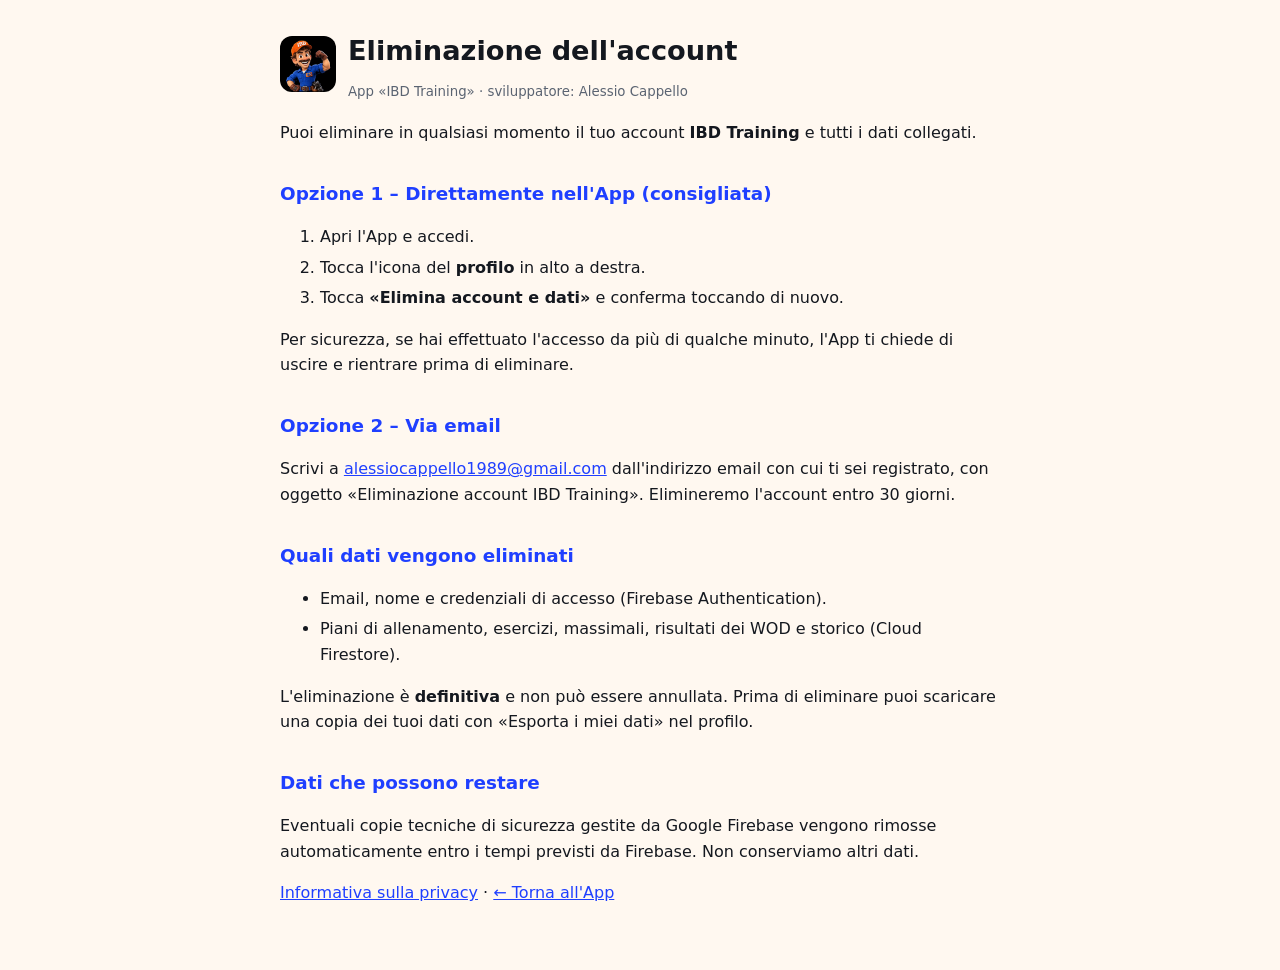
<file: elimina-account.html>
<!doctype html>
<html lang="it"><head><meta charset="utf-8"><meta name="viewport" content="width=device-width,initial-scale=1"><title>Eliminazione account · IBD Training</title><meta name="robots" content="index,follow">
<style>:root{color-scheme:light}body{font-family:system-ui,-apple-system,Segoe UI,Roboto,sans-serif;max-width:720px;margin:0 auto;padding:24px 18px 48px;line-height:1.6;color:#14181f;background:#fff8f0}h1{font-size:1.7rem;margin:.2em 0}h2{font-size:1.15rem;margin:1.8em 0 .4em;color:#1f3fff}a{color:#1f3fff}li{margin:.3em 0}.box{background:#fff;border:2px solid #ffd7b0;border-radius:14px;padding:14px 16px;margin:14px 0}.top{display:flex;align-items:center;gap:12px}.top img{width:56px;height:56px;border-radius:12px}small{color:#5b6472}</style></head><body>
<div class="top"><img src="icon-192-any.png" alt="IBD Training"><div><h1>Eliminazione dell'account</h1><small>App «IBD Training» · sviluppatore: Alessio Cappello</small></div></div>

<p>Puoi eliminare in qualsiasi momento il tuo account <b>IBD Training</b> e tutti i dati collegati.</p>

<h2>Opzione 1 – Direttamente nell'App (consigliata)</h2>
<ol>
<li>Apri l'App e accedi.</li>
<li>Tocca l'icona del <b>profilo</b> in alto a destra.</li>
<li>Tocca <b>«Elimina account e dati»</b> e conferma toccando di nuovo.</li>
</ol>
<p>Per sicurezza, se hai effettuato l'accesso da più di qualche minuto, l'App ti chiede di uscire e rientrare prima di eliminare.</p>

<h2>Opzione 2 – Via email</h2>
<p>Scrivi a <a href="mailto:alessiocappello1989@gmail.com?subject=Eliminazione%20account%20IBD%20Training">alessiocappello1989@gmail.com</a> dall'indirizzo email con cui ti sei registrato, con oggetto «Eliminazione account IBD Training». Elimineremo l'account entro 30 giorni.</p>

<h2>Quali dati vengono eliminati</h2>
<ul>
<li>Email, nome e credenziali di accesso (Firebase Authentication).</li>
<li>Piani di allenamento, esercizi, massimali, risultati dei WOD e storico (Cloud Firestore).</li>
</ul>
<p>L'eliminazione è <b>definitiva</b> e non può essere annullata. Prima di eliminare puoi scaricare una copia dei tuoi dati con «Esporta i miei dati» nel profilo.</p>

<h2>Dati che possono restare</h2>
<p>Eventuali copie tecniche di sicurezza gestite da Google Firebase vengono rimosse automaticamente entro i tempi previsti da Firebase. Non conserviamo altri dati.</p>

<p><a href="privacy.html">Informativa sulla privacy</a> · <a href="./">← Torna all'App</a></p>
</body></html>
</file>
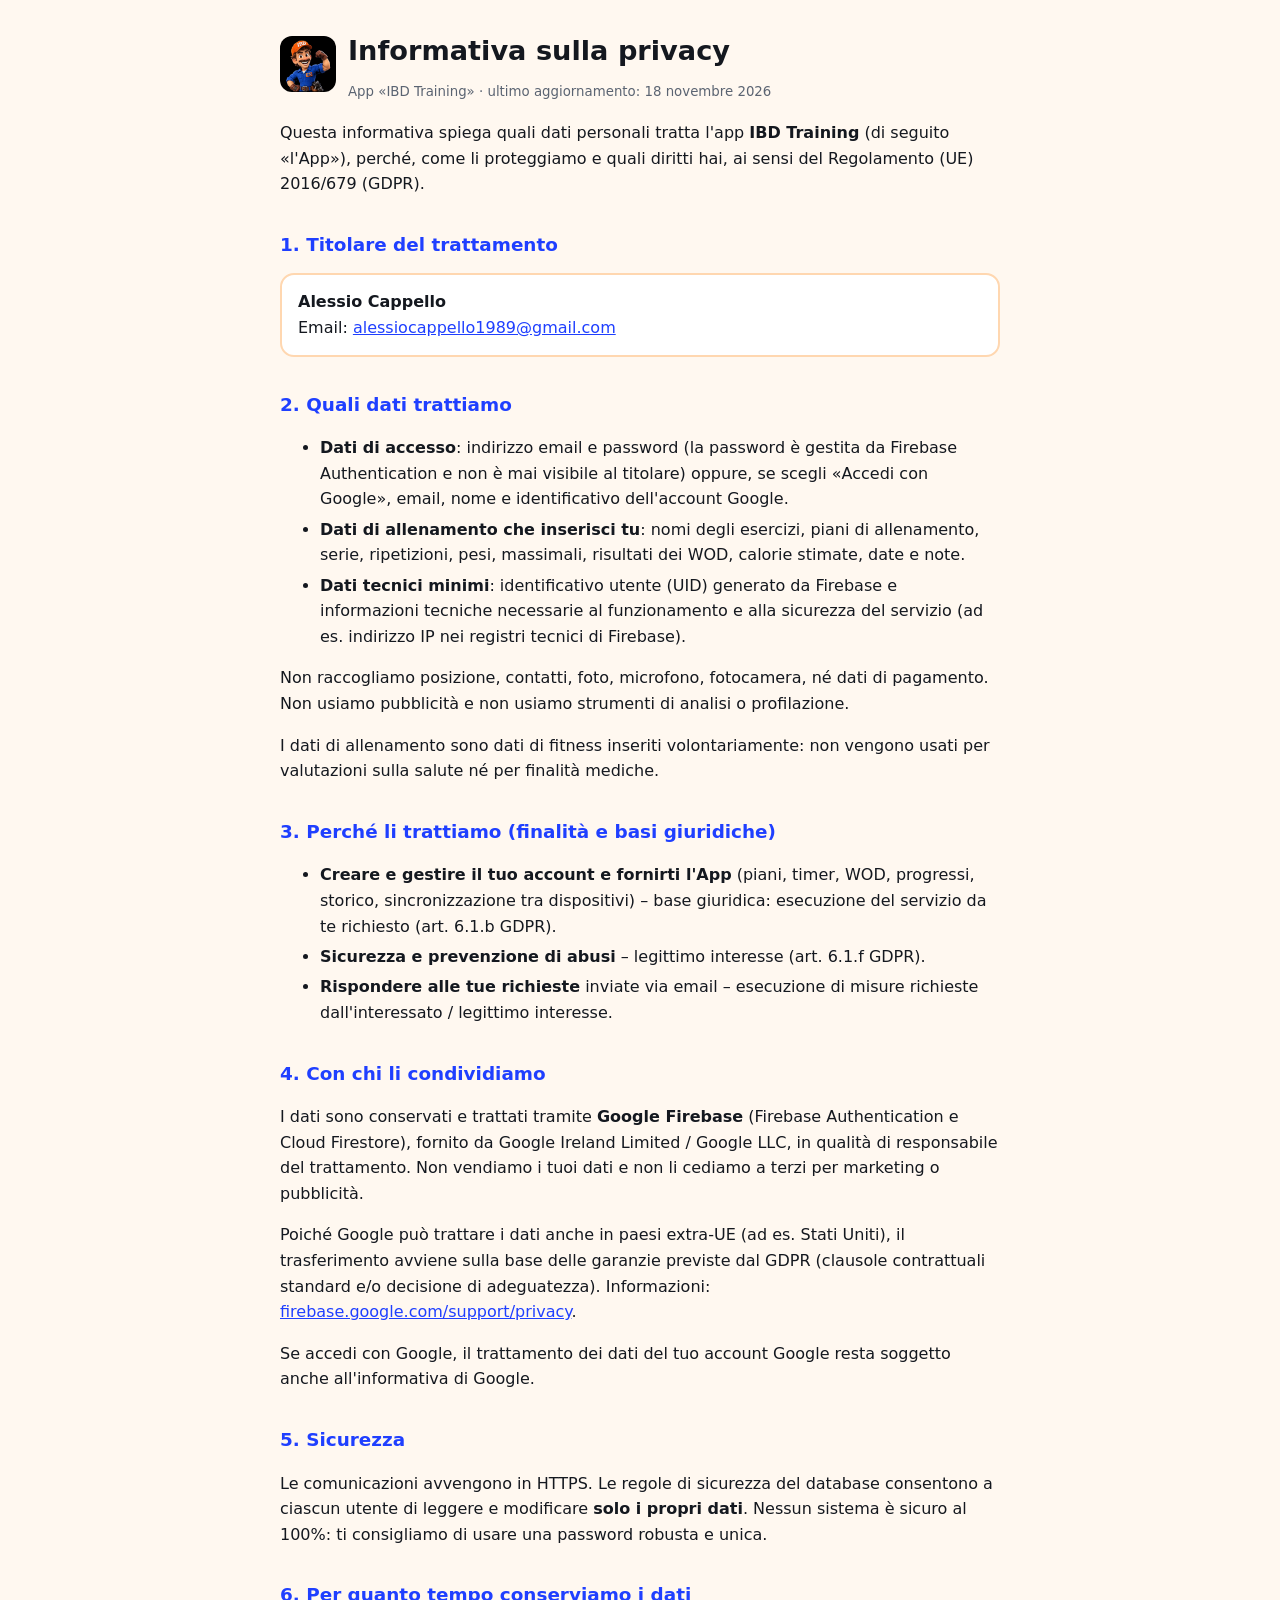
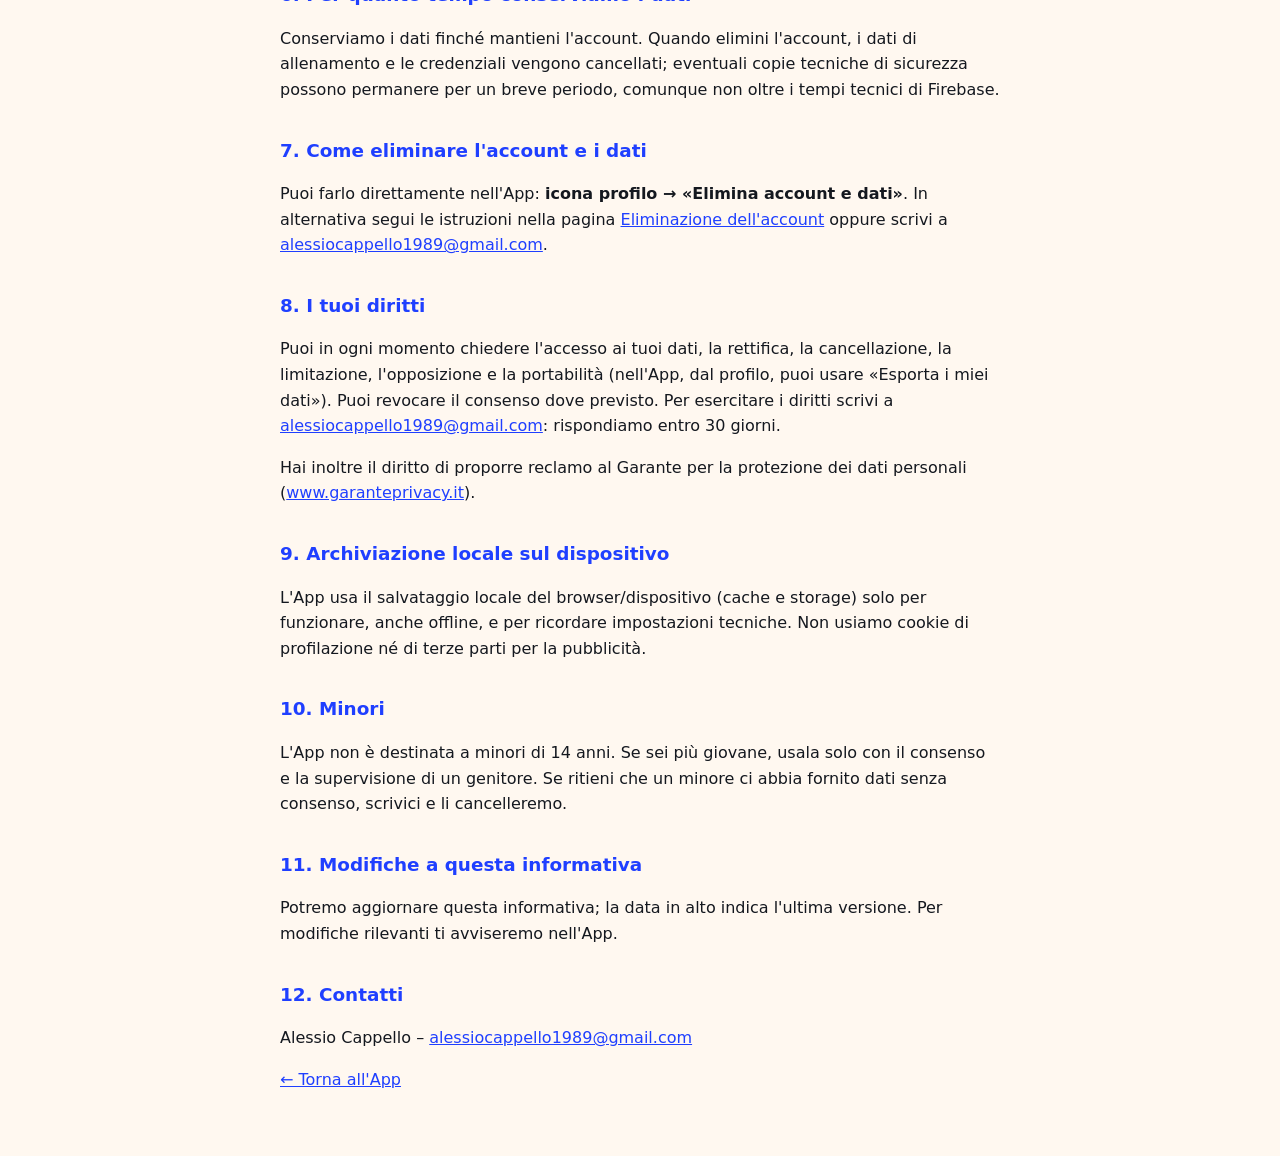
<file: privacy.html>
<!doctype html>
<html lang="it"><head><meta charset="utf-8"><meta name="viewport" content="width=device-width,initial-scale=1"><title>Informativa sulla privacy · IBD Training</title><meta name="robots" content="index,follow">
<style>:root{color-scheme:light}body{font-family:system-ui,-apple-system,Segoe UI,Roboto,sans-serif;max-width:720px;margin:0 auto;padding:24px 18px 48px;line-height:1.6;color:#14181f;background:#fff8f0}h1{font-size:1.7rem;margin:.2em 0}h2{font-size:1.15rem;margin:1.8em 0 .4em;color:#1f3fff}a{color:#1f3fff}li{margin:.3em 0}.box{background:#fff;border:2px solid #ffd7b0;border-radius:14px;padding:14px 16px;margin:14px 0}.top{display:flex;align-items:center;gap:12px}.top img{width:56px;height:56px;border-radius:12px}small{color:#5b6472}</style></head><body>
<div class="top"><img src="icon-192-any.png" alt="IBD Training"><div><h1>Informativa sulla privacy</h1><small>App «IBD Training» · ultimo aggiornamento: 18 novembre 2026</small></div></div>

<p>Questa informativa spiega quali dati personali tratta l'app <b>IBD Training</b> (di seguito «l'App»), perché, come li proteggiamo e quali diritti hai, ai sensi del Regolamento (UE) 2016/679 (GDPR).</p>

<h2>1. Titolare del trattamento</h2>
<div class="box"><b>Alessio Cappello</b><br>Email: <a href="mailto:alessiocappello1989@gmail.com">alessiocappello1989@gmail.com</a></div>

<h2>2. Quali dati trattiamo</h2>
<ul>
<li><b>Dati di accesso</b>: indirizzo email e password (la password è gestita da Firebase Authentication e non è mai visibile al titolare) oppure, se scegli «Accedi con Google», email, nome e identificativo dell'account Google.</li>
<li><b>Dati di allenamento che inserisci tu</b>: nomi degli esercizi, piani di allenamento, serie, ripetizioni, pesi, massimali, risultati dei WOD, calorie stimate, date e note.</li>
<li><b>Dati tecnici minimi</b>: identificativo utente (UID) generato da Firebase e informazioni tecniche necessarie al funzionamento e alla sicurezza del servizio (ad es. indirizzo IP nei registri tecnici di Firebase).</li>
</ul>
<p>Non raccogliamo posizione, contatti, foto, microfono, fotocamera, né dati di pagamento. Non usiamo pubblicità e non usiamo strumenti di analisi o profilazione.</p>
<p>I dati di allenamento sono dati di fitness inseriti volontariamente: non vengono usati per valutazioni sulla salute né per finalità mediche.</p>

<h2>3. Perché li trattiamo (finalità e basi giuridiche)</h2>
<ul>
<li><b>Creare e gestire il tuo account e fornirti l'App</b> (piani, timer, WOD, progressi, storico, sincronizzazione tra dispositivi) – base giuridica: esecuzione del servizio da te richiesto (art. 6.1.b GDPR).</li>
<li><b>Sicurezza e prevenzione di abusi</b> – legittimo interesse (art. 6.1.f GDPR).</li>
<li><b>Rispondere alle tue richieste</b> inviate via email – esecuzione di misure richieste dall'interessato / legittimo interesse.</li>
</ul>

<h2>4. Con chi li condividiamo</h2>
<p>I dati sono conservati e trattati tramite <b>Google Firebase</b> (Firebase Authentication e Cloud Firestore), fornito da Google Ireland Limited / Google LLC, in qualità di responsabile del trattamento. Non vendiamo i tuoi dati e non li cediamo a terzi per marketing o pubblicità.</p>
<p>Poiché Google può trattare i dati anche in paesi extra-UE (ad es. Stati Uniti), il trasferimento avviene sulla base delle garanzie previste dal GDPR (clausole contrattuali standard e/o decisione di adeguatezza). Informazioni: <a href="https://firebase.google.com/support/privacy" rel="noopener">firebase.google.com/support/privacy</a>.</p>
<p>Se accedi con Google, il trattamento dei dati del tuo account Google resta soggetto anche all'informativa di Google.</p>

<h2>5. Sicurezza</h2>
<p>Le comunicazioni avvengono in HTTPS. Le regole di sicurezza del database consentono a ciascun utente di leggere e modificare <b>solo i propri dati</b>. Nessun sistema è sicuro al 100%: ti consigliamo di usare una password robusta e unica.</p>

<h2>6. Per quanto tempo conserviamo i dati</h2>
<p>Conserviamo i dati finché mantieni l'account. Quando elimini l'account, i dati di allenamento e le credenziali vengono cancellati; eventuali copie tecniche di sicurezza possono permanere per un breve periodo, comunque non oltre i tempi tecnici di Firebase.</p>

<h2>7. Come eliminare l'account e i dati</h2>
<p>Puoi farlo direttamente nell'App: <b>icona profilo → «Elimina account e dati»</b>. In alternativa segui le istruzioni nella pagina <a href="elimina-account.html">Eliminazione dell'account</a> oppure scrivi a <a href="mailto:alessiocappello1989@gmail.com">alessiocappello1989@gmail.com</a>.</p>

<h2>8. I tuoi diritti</h2>
<p>Puoi in ogni momento chiedere l'accesso ai tuoi dati, la rettifica, la cancellazione, la limitazione, l'opposizione e la portabilità (nell'App, dal profilo, puoi usare «Esporta i miei dati»). Puoi revocare il consenso dove previsto. Per esercitare i diritti scrivi a <a href="mailto:alessiocappello1989@gmail.com">alessiocappello1989@gmail.com</a>: rispondiamo entro 30 giorni.</p>
<p>Hai inoltre il diritto di proporre reclamo al Garante per la protezione dei dati personali (<a href="https://www.garanteprivacy.it" rel="noopener">www.garanteprivacy.it</a>).</p>

<h2>9. Archiviazione locale sul dispositivo</h2>
<p>L'App usa il salvataggio locale del browser/dispositivo (cache e storage) solo per funzionare, anche offline, e per ricordare impostazioni tecniche. Non usiamo cookie di profilazione né di terze parti per la pubblicità.</p>

<h2>10. Minori</h2>
<p>L'App non è destinata a minori di 14 anni. Se sei più giovane, usala solo con il consenso e la supervisione di un genitore. Se ritieni che un minore ci abbia fornito dati senza consenso, scrivici e li cancelleremo.</p>

<h2>11. Modifiche a questa informativa</h2>
<p>Potremo aggiornare questa informativa; la data in alto indica l'ultima versione. Per modifiche rilevanti ti avviseremo nell'App.</p>

<h2>12. Contatti</h2>
<p>Alessio Cappello – <a href="mailto:alessiocappello1989@gmail.com">alessiocappello1989@gmail.com</a></p>
<p><a href="./">← Torna all'App</a></p>
</body></html>
</file>
